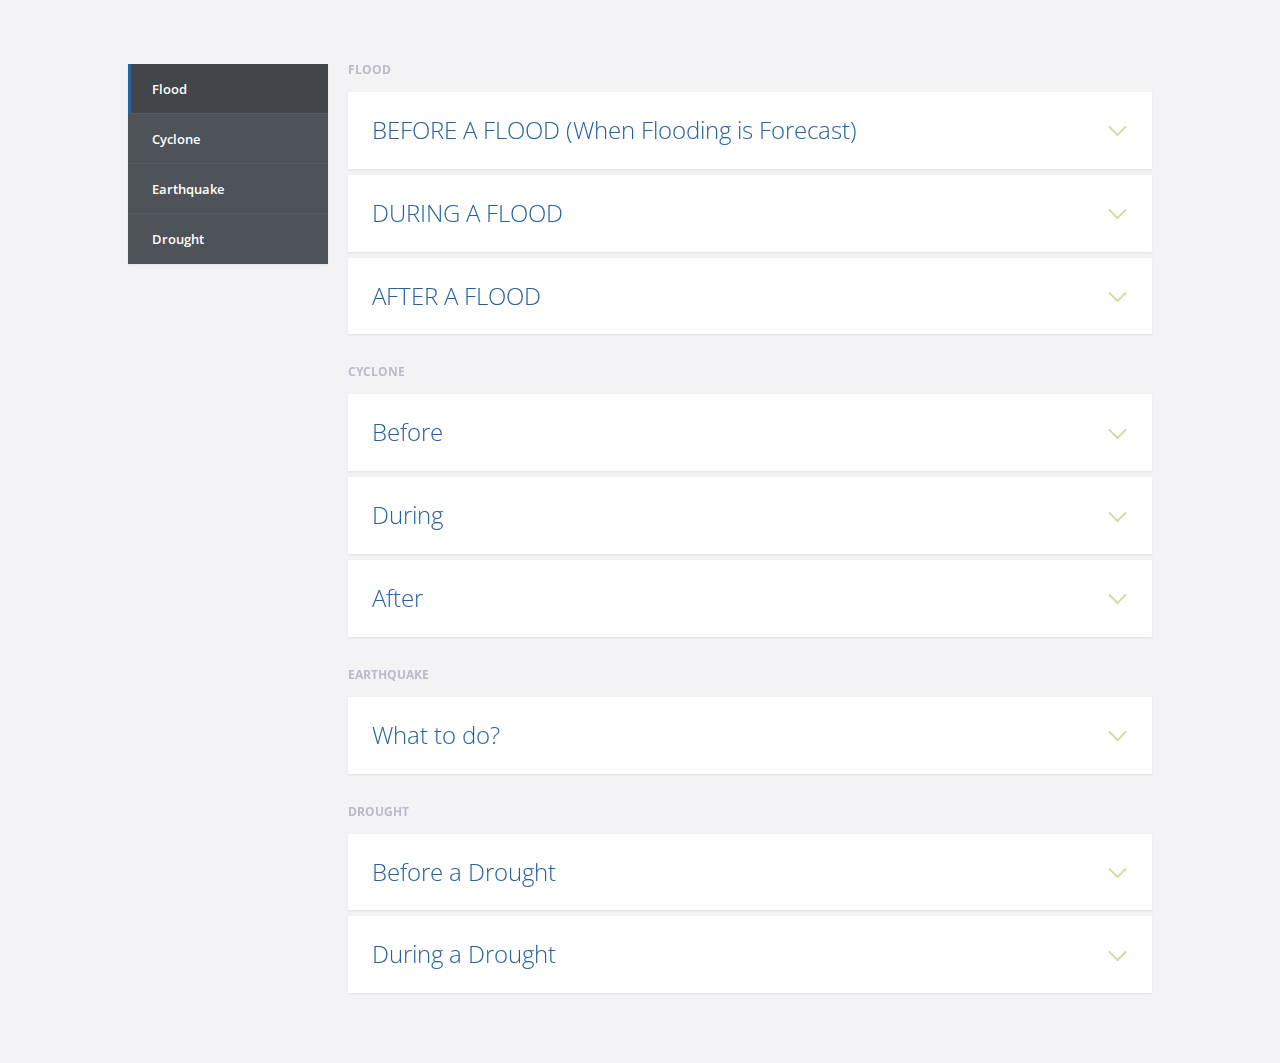
<file: app/src/main/assets/index.html>
<!doctype html>
<html lang="en" class="no-js">
<head>
	<meta charset="UTF-8">
	<meta name="viewport" content="width=device-width, initial-scale=1">

	<link href='http://fonts.googleapis.com/css?family=Open+Sans:400,300,600,700' rel='stylesheet' type='text/css'>

	<link rel="stylesheet" href="css/reset.css"> <!-- CSS reset -->
	<link rel="stylesheet" href="css/style.css"> <!-- Resource style -->
	<script src="js/modernizr.js"></script> <!-- Modernizr -->
	<title>FAQ Template | CodyHouse</title>
</head>
<body>
<section class="cd-faq">
	<ul class="cd-faq-categories">
		<li><a class="selected" href="#flood">Flood</a></li>
		<li><a href="#cyclone">Cyclone</a></li>
		<li><a href="#earthquake">Earthquake</a></li>
		<li><a href="#drought">Drought</a></li>
	</ul> <!-- cd-faq-categories -->

	<div class="cd-faq-items">
		<ul id="flood" class="cd-faq-group">
			<li class="cd-faq-title"><h2>Flood</h2></li>
			<li>
				<a class="cd-faq-trigger" href="#0">BEFORE A FLOOD (When Flooding is Forecast)</a>
				<div class="cd-faq-content">
					<p>Be alert.

					    Monitor your surroundings.
					    Monitor NOAA Weather Radio, local television and radio stations, or go to www.weather.gov.

					If a flash flood warning is issued for your area: Climb to safety immediately.

					    Flash floods develop quickly. Do not wait until you see rising water.
					    Get out of low areas subject to flooding.
					    If driving, do not drive through flooded roadways!

					Assemble disaster supplies:

					    Drinking water – Fill clean containers.
					    Food that requires no refrigeration or cooking.
					    Cash.
					    Medications and first aid supplies.
					    Clothing, toiletries.
					    Battery-powered radio.
					    Flashlights.
					    Extra batteries.
					    Important documents: insurance papers, medical records, bank account numbers.

					Be prepared to evacuate.

					    Identify places to go.
					    Identify alternative travel routes that are not prone to flooding.
					    Plan what to do with your pets.
					    Fill your car’s gas tank.
					    If told to leave, do so quickly.

					Review your Family Disaster Plan.

					    Discuss flood plans with your family.
					    Decide where you will meet if separated.
					    Designate a contact person who can be reached if family members get separated. Make sure every family member has the contact information.

					Protect your property.

					    Move valuables and furniture to higher levels.
					    Move hazardous materials (such as paint, oil, pesticides, and cleaning supplies) to higher locations.
					    Disconnect electrical appliances. Do not touch them if you are wet or standing in water.
					    Bring outside possessions indoors or tie them down securely. This includes lawn furniture, garbage cans, and other movable objects.
					    Seal vents to basements to prevent flooding.</p>
				</div> <!-- cd-faq-content -->
			</li>

			<li>
				<a class="cd-faq-trigger" href="#0">DURING A FLOOD</a>
				<div class="cd-faq-content">
					<p>Be alert.

					    Monitor your surroundings.
					    Monitor NOAA Weather Radio, local television and radio stations, or go to www.weather.gov.

					Don’t drive unless you have to.
					If you must drive, travel with care.

					    Make sure your vehicle has enough fuel.
					    Follow recommended routes. DO NOT sightsee.
					    Avoid disaster areas. Your presence might hamper rescue or other emergency operations and put you at further risk.
					    Watch for washed out roads, earth slides, and downed trees or power lines.
					    Be especially cautious at night, when it is harder to recognize flood dangers.
					    If the vehicle stalls, abandon it.
					    If water rises around your car, leave the vehicle immediately. Climb to higher ground as quickly as possible.

					NEVER drive through flooded roadways. STOP! Turn Around Don’t Drown.

					    The roadbed may be washed out.
					    You can lose control of your vehicle in only a few inches of water.
					    Your car may float. Vehicles can be swept away by less than 2 feet of water.
					    Do not drive around a barricade. Turn around and go another way!

					Get to high ground – Climb to safety!

					    Get out of low areas that may be subject to flooding.
					    Avoid already-flooded areas and do not attempt to cross flowing water.
					    Stay away from power lines and electrical wires.

					Evacuate immediately, if you think you are at risk or are advised to do so!

					    Act quickly. Save yourself, not your belongings.
					    Move to a safe area before access is cut off by rising water.
					    Families should use only one vehicle to avoid getting separated and reduce traffic jams.
					    Shut off water, gas, and electrical services before leaving.
					    Secure your home: lock all doors and windows.
					    If directed to a specific location, go there.

					Never try to walk or swim through flowing water.

					    If flowing water is above your ankles, STOP! Turn around and go another way.
					    If it is moving swiftly, water 6 inches deep can knock you off your feet.
					    Be aware that people have been swept away wading through flood waters.
					    NEVER allow children to play around high water, storm drains, creeks, or rivers.

					Shut off the electricity at the circuit breakers.
					If someone falls in or is trapped in flood water:

					    Do not go after the victim!
					    Use a floatation device. If possible throw the victim something to help them float, such as a spare tire, large ball, or foam ice chest.
					    Call 911. Call for assistance and give the correct location information.</p>
				</div> <!-- cd-faq-content -->
			</li>

			<li>
				<a class="cd-faq-trigger" href="#0">AFTER A FLOOD</a>
				<div class="cd-faq-content">
					<p>Wait until it is safe to return.

					    Monitor NOAA Weather Radio or local television and radio stations.
					    Do not return to flooded areas until authorities indicate it is safe to do so.
					    Do not visit disaster areas following a flood. Your presence may hamper urgent emergency response and rescue operations.

					Travel with care.

					    Follow recommended routes. DO NOT sightsee.
					    Watch for washed out roads, earth slides, and downed trees or power lines.
					    Stay away from downed power lines.

					If a building was flooded, check for safety before entering.

					    Do not enter a building if it is still flooded or surrounded by floodwater.
					    Check for structural damage. Inspect foundations for cracks or other damage.
					    Turn off any outside gas lines at the meter tank.
					    Do not enter a building that has flooded until local building officials have inspected it for safety.

					Use extreme caution when entering buildings.

					    Wear sturdy shoes. The most common injury following a disaster is cut feet.
					    Use ONLY battery-powered lighting. Flammable material may be present.
					    Look for fire hazards (such as damaged gas lines, flooded electrical circuits, or submerged furnaces).
					    Check for gas leaks. If you smell gas or hear a blowing or hissing noise, open a window and quickly leave the building. If possible turn off the gas at the outside main valve. Call the gas company.
					    Report broken utility lines to appropriate authorities.
					    Check for electrical system damage (sparks, broken or frayed wires, or the smell of burning insulation). Turn off the electricity at the main circuit breaker if you can reach it without stepping in water.
					    Examine walls, floors, doors, windows, and ceilings for risk of collapsing.
					    Watch out for animals that might have entered with the floodwaters.
					    Let the building air out to remove foul odors or escaping gas.

					Take pictures of the damage, both of the building and its contents, for insurance claims.

					Get professional help.

					    Seek necessary medical care. Do not neglect minor wounds or illnesses.
					    Food, clothing, shelter, and first aid are available from the American Red Cross.
					    If the gas has been turned off for any reason, it must be turned back on by a professional.
					    Have an electrician check the electrical system and appliances.
					    Wells should be pumped out and the water tested for purity before drinking.

					Your home is no longer a safe place.

					    Throw away medicine, food, or water that had contact with floodwaters (including canned goods).
					    If water is of questionable purity, boil drinking water for 10 minutes.
					    Restrict children from playing in flooded areas.
					    Keep windows and doors open for ventilation.
					    Pump out flooded basements gradually (removing about 1/3 of the water volume each day) to avoid structural damage.
					    Keep the power off until an electrician has inspected the system for safety. All electrical equipment should be checked and dried before being returned to service.
					    Clean and disinfect everything that got wet.
					    Service damaged sewage systems as soon as possible.

					When making repairs, protect your property from future flood damage.

					    Follow local building codes.
					    Use flood-resistant materials and techniques.
					    Elevate electrical components above the potential flood height.
					    Elevate utilities (washer, dryer, furnace, and water heater) above the level of anticipated flooding.
					    Consider elevation of the entire structure.
					    Install a backflow valve in the sewer system.</p>
				</div> <!-- cd-faq-content -->
			</li>

		</ul> <!-- cd-faq-group -->

		<ul id="cyclone" class="cd-faq-group">
			<li class="cd-faq-title"><h2>Cyclone</h2></li>
			<li>
				<a class="cd-faq-trigger" href="#0">Before</a>
				<div class="cd-faq-content">
					<p>Prepare your home:

					    Ask your local council if your home is built to cyclone standards.
					    Are you adequately insured? Make sure it covers you for storm surge, flooding and cyclone damage, including clean-up and debris removal.
					    Check your roof and repair any loose tiles, eaves or roof screws.
					    Ensure windows are fitted with shutters or metal screens.
					    Trim any branches hanging over your house and clear gutters of leaves and debris.
					    Make sure your household is familiar with the Standard Emergency Warning Signal (SEWS), which is generally broadcast when a cyclone is 12 hours or less away.
					    Decide how you will look after your pets and what you will do if you have to leave them behind.

					If you hear either a watch or a warning, you should:

					    Stay tuned to your local ABC station on a battery-powered radio and check the ABC Emergency Twitter and Facebook pages regularly for instructions and updates on the cyclone.
					    Familiarise yourself with some of the facts behind tropical cyclones through the Bureau of Meteorology.
					    Check that your emergency survival kit is complete and have it on hand.
					    Let neighbours know a cyclone watch/warning has been issued.
					    Clear your property of all loose items and bring outdoor furniture, children's toys and gardening equipment inside or under cover.
					    Secure boats. Move vehicles/bicycles under cover.
					    Fill buckets and bath with water (in case your water supply gets cut off). Make sure you have enough water purification tablets.
					    If your windows are fitted with shutters, make sure they are closed securely. If not, tape your windows in a criss-crossing fashion using strong packing tape (this will hold broken glass in place).
					    Bring children and pets indoors and remain inside until told otherwise.
					    Let friends and family know where you are.</p>
				</div> <!-- cd-faq-content -->
			</li>

			<li>
				<a class="cd-faq-trigger" href="#0">During</a>
				<div class="cd-faq-content">
					<p>If you shelter at home:

					    Turn off all electricity, gas and water; unplug all appliances.
					    Keep your emergency kit close at hand.
					    Bring your family into the strongest part of the house.
					    Keep listening to the radio for cyclone updates.
					    If the building begins to break up, shelter under a strong table, bench or heavy mattress.
					    Beware the calm eye of the cyclone: stay inside until told it is safe to go outside.
					    Comfort children.

					When an official evacuation order is issued:

					    Act immediately. You and your family should follow directions; seek a public shelter or stay with friends/family further inland or on higher ground.
					    Check with your neighbours that they have received the updated information.
					    Turn off all electricity, gas and water; unplug all appliances.
					    Lock your doors.
					    Make sure everyone in your household is wearing strong shoes and suitable clothing.
					    Take your emergency survival kit; commence your evacuation plan.
					    Visiting from out of town? The local council or emergency agency will let you know your best options for evacuation.
					    If you cannot take your pets with you, make sure they are in a safe place (garage, laundry, etc). Leave them with food and water. Do not tie them up.
					    Comfort children.
					    If you are driving when a cyclone hits, immediately park in an area that is clear of trees, powerlines and water courses. Stay inside your car.
					    Stay clam. Keep listening to your ABC Local Radio station listen online or via the ABC Radio app, and/or check ABC Emergency's Twitter and Facebook accounts for updates and instructions.
					    If safe to do so, contact your ABC Local Radio station to tell the listeners what you can see. First-hand and reliable knowledge about what's going on will help the rest of the community. Keep our phone number handy.</p>
				</div> <!-- cd-faq-content -->
			</li>

			<li>
				<a class="cd-faq-trigger" href="#0">After</a>
				<div class="cd-faq-content">
					<p>The time immediately after a cyclone is often just as dangerous as the initial event itself.
    				Deaths and injuries often happen when people go exploring and sightseeing. 

					Once the cyclone has passed:

					    Listen to your radio and remain indoors until an official all clear has been given by the authorities.
					    If you are told to return to your home, do so using the recommended routes only.
					    Do not go sightseeing.
					    Check on your neighbours, family and friends.
					    Get electrical appliances which have been wet-checked before using them.
					    Boil or purify your water until supplies are declared safe.
					    Stay away from damaged powerlines, fallen trees and flood water.
					    If your home has become uninhabitable, contact your local council and ask where you can get help</p>
				</div> <!-- cd-faq-content -->
			</li>

		</ul> <!-- cd-faq-group -->

		<ul id="earthquake" class="cd-faq-group">
			<li class="cd-faq-title"><h2>Earthquake</h2></li>
			<li>
				<a class="cd-faq-trigger" href="#0">What to do?</a>
				<div class="cd-faq-content">
					<p>If you are indoors during an earthquake

					Ensure you do the following if you are indoors during an earthquake:

					    DROP to the ground; take COVER by getting under a sturdy table or other piece of furniture; and HOLD ON until the shaking stops. If there isn’t a table or desk near you, cover your face and head with your arms and crouch in an inside corner of the building.
					    Stay away from glass, windows, outside doors and walls, and anything that could fall, such as lighting fixtures or furniture.
					    Stay in bed if you are there when the earthquake strikes. Hold on and protect your head with a pillow, unless you are under a heavy light fixture that could fall. In that case, move to the nearest safe place.
					    Do not use a doorway except if you know it is a strongly supported, load-bearing doorway and it is close to you. Many inside doorways are lightly constructed and do not offer protection.
					    Stay inside until the shaking stops and it is safe to go outside. Do not exit a building during the shaking. Research has shown that most injuries occur when people inside buildings attempt to move to a different location inside the building or try to leave.
					    DO NOT use the elevators.
					    Be aware that the electricity may go out or the sprinkler systems or fire alarms may turn on.

					If you are outdoors during an earthquake

					Ensure you do the following if you are outdoors during an earthquake:

					    Stay there.
					    Move away from buildings, streetlights, and utility wires.
					    Once in the open, stay there until the shaking stops. The greatest danger exists directly outside buildings, at exits and alongside exterior walls.

					If you are in a moving vehicle during an earthquake

					Ensure you do the following if you are in a moving vehicle during an earthquake:

					    Stop as quickly as safety permits and stay in the vehicle. Avoid stopping near or under buildings, trees, overpasses, and utility wires.
					    Proceed cautiously once the earthquake has stopped. Avoid roads, bridges, or ramps that might have been damaged by the earthquake.

					If you are trapped under debris

					Ensure you do the following if you are trapped under debris during or after an earthquake:

					    Do not light a match.
					    Do not move around or kick up dust.
					    Cover your mouth with a handkerchief or clothing.
					    Tap on a pipe or wall so rescuers can locate you. Use a whistle if one is available. Shout only as a last resort. Shouting can cause you to inhale dangerous amounts of dust.</p>
				</div> <!-- cd-faq-content -->
			</li>
		</ul> <!-- cd-faq-group -->

		<ul id="drought" class="cd-faq-group">
			<li class="cd-faq-title"><h2>Drought</h2></li>
			<li>
				<a class="cd-faq-trigger" href="#0">Before a Drought</a>
				<div class="cd-faq-content">
					<p>Strategies for drought preparedness focus mainly on water conservation. Make these practices a part of your daily life and help preserve this essential resource.
					Indoor Water Conservation Tips Prior to a Drought

					GENERAL

					    Never pour water down the drain when there may be another use for it. For example, use it to water your indoor plants or garden.
					    Repair dripping faucets by replacing washers. One drop per second wastes 2,700 gallons of water per year.
					    Check all plumbing for leaks and have any leaks repaired by a plumber.
					    Retrofit all household faucets by installing aerators with flow restrictors.
					    Install an instant hot water heater on your sink.
					    Insulate your water pipes to reduce heat loss and prevent them from breaking.
					    Install a water-softening system only when the minerals in the water would damage your pipes. Turn the softener off while on vacation.
					    Choose appliances that are more energy and water efficient.

					BATHROOM

					    Consider purchasing a low-volume toilet that uses less than half the water of older models. Note: In many areas, low-volume units are required by law.
					    Install a toilet displacement device to cut down on the amount of water needed to flush. Place a one-gallon plastic jug of water into the tank to displace toilet flow (do not use a brick, it may dissolve and loose pieces may cause damage to the internal parts). Be sure installation does not interfere with the operating parts.
					    Replace your showerhead with an ultra-low-flow version.

					KITCHEN

					    Start a compost pile as an alternate method of disposing of food waste or simply dispose of food in the garbage. (Kitchen sink disposals require a lot of water to operate properly).

					Outdoor Water Conservation Tips Prior to a Drought

					GENERAL

					    Check your well pump periodically. If the automatic pump turns on and off while water is not being used, you have a leak.
					    Plant native and/or drought-tolerant grasses, ground covers, shrubs, and trees. Once established, plants adapted to your local climate do not need water as frequently and usually will survive a dry period without watering. Small plants require less water to become established. Group plants together based on similar water needs.
					    Install irrigation devices that are the most water efficient for each use, such as micro and drip irrigation, and soaker hoses.
					    Use mulch to retain moisture in the soil. Mulch also helps control weeds that compete with landscape plants for water.
					    Avoid purchasing recreational water toys that require a constant stream of water.
					    Avoid installing ornamental water features (such as fountains) unless they use re-circulated water.
					    Consider rainwater harvesting where practical.
					    Contact your local water provider for information and assistance.

					LAWN CARE

					    Position sprinklers so water lands on the lawn and shrubs and not on paved areas.
					    Repair sprinklers that spray a fine mist. Most misting issues result from a pressure problem, properly regulating pressure in an irrigation system will prevent misting.
					    Check sprinkler systems and timing devices regularly to be sure they operate properly.
					    Raise the lawn mower blade to at least three inches or to its highest level. A higher cut encourages grass roots to grow deeper, shades the root system, and holds soil moisture.
					    Plant drought-resistant lawn seed. Reduce or eliminate lawn areas that are not used frequently.
					    Avoid over-fertilizing your lawn. Applying fertilizer increases the need for water. Apply fertilizers that contain slow-release, water-insoluble forms of nitrogen.
					    Choose a water-efficient irrigation system such as drip irrigation for your trees, shrubs, and flowers.
					    Turn irrigation down in fall and off in winter. Water manually in winter only if needed.
					    Put a layer of mulch around trees and plants to reduce evaporation and keep the soil cool. Organic mulch also improves the soil and prevents weeds.
					    Invest in a weather-based irrigation controller—or a smart controller. These devices will automatically adjust the watering time and frequency based on soil moisture, rain, wind, and evaporation and transpiration rates. Check with your local water agency to see if there is a rebate available for the purchase of a smart controller.

					POOL

					    Install a new water-saving pool filter. A single back flushing with a traditional filter uses 180 to 250 gallons of water.
					    Cover pools and spas to reduce evaporation of water.</p>
				</div> <!-- cd-faq-content -->
			</li>

			<li>
				<a class="cd-faq-trigger" href="#0">During a Drought</a>
				<div class="cd-faq-content">
					<p>Always observe state and local restrictions on water use during a drought. If restricted, for example, do not water your lawn, wash your car, or other non-essential uses, to help ensure there is enough water for essential uses. Contact your state or local government for current information and suggestions.
					Indoor Water Conservation Tips While in a Drought

					BATHROOM

					    Avoid flushing the toilet unnecessarily. Dispose of tissues, insects, and other similar waste in the trash rather than the toilet.
					    Avoid taking baths—take short showers—turn on water only to get wet and lather and then again to rinse off.
					    Avoid letting the water run while brushing your teeth, washing your face or shaving.
					    Place a bucket in the shower to catch excess water for watering plants.

					KITCHEN

					    Operate automatic dishwashers only when they are fully loaded. Use the "light wash" feature, if available, to use less water.
					    Hand wash dishes by filling two containers—one with soapy water and the other with rinse water containing a small amount of chlorine bleach.
					    Clean vegetables in a pan filled with water rather than running water from the tap.
					    Store drinking water in the refrigerator. Do not let the tap run while you are waiting for water to cool.
					    Avoid wasting water waiting for it to get hot. Capture it for other uses such as plant watering or heat it on the stove or in a microwave.
					    Avoid rinsing dishes before placing them in the dishwasher; just remove large particles of food. (Most dishwashers can clean soiled dishes very well, so dishes do not have to be rinsed before washing)
					    Avoid using running water to thaw meat or other frozen foods. Defrost food overnight in the refrigerator or use the defrost setting on your microwave oven.

					LAUNDRY

					    Operate automatic clothes washers only when they are fully loaded or set the water level for the size of your load.

					Outdoor Water Conservation Tips While in a Drought

					CAR WASHING

					    Use a commercial car wash that recycles water.
					    If you wash your own car, use a shut-off nozzle that can be adjusted down to a fine spray on your hose.

					LAWN CARE

					    Avoid over watering your lawn and water only when needed:
					    A heavy rain eliminates the need for watering for up to two weeks. Most of the year, lawns only need one inch of water per week.
					    Check the soil moisture levels with a soil probe, spade or large screwdriver. You don't need to water if the soil is still moist. If your grass springs back when you step on it, it doesn't need water yet.
					    If your lawn does require watering, do so early in the morning or later in the evening, when temperatures are cooler.
					    Check your sprinkler system frequently and adjust sprinklers so only your lawn is watered and not the house, sidewalk, or street.
					    Water in several short sessions rather than one long one, in order for your lawn to better absorb moisture and avoid runoff.
					    Use a broom or blower instead of a hose to clean leaves and other debris from your driveway or sidewalk.
					    Avoid leaving sprinklers or hoses unattended. A garden hose can pour out 600 gallons or more in only a few hours.
					    In extreme drought, allow lawns to die in favor of preserving trees and large shrubs.</p>
				</div> <!-- cd-faq-content -->
			</li>
		</ul> <!-- cd-faq-group -->
	</div> <!-- cd-faq-items -->
	<a href="#0" class="cd-close-panel">Close</a>
</section> <!-- cd-faq -->
<script src="js/jquery-2.1.1.js"></script>
<script src="js/jquery.mobile.custom.min.js"></script>
<script src="js/main.js"></script> <!-- Resource jQuery -->
</body>
</html>
</file>
<file: app/src/main/assets/css/style.css>
/* -------------------------------- 

Primary style

-------------------------------- */
*, *::after, *::before {
  -webkit-box-sizing: border-box;
  -moz-box-sizing: border-box;
  box-sizing: border-box;
}

*::after, *::before {
  content: '';
}

body {
  font-size: 100%;
  font-family: "Open Sans", sans-serif;
  color: #4e5359;
  background-color: #f3f3f5;
}
body::after {
  /* overlay layer visible on small devices when the right panel slides in */
  position: fixed;
  top: 0;
  left: 0;
  width: 100%;
  height: 100%;
  background-color: rgba(78, 83, 89, 0.8);
  visibility: hidden;
  opacity: 0;
  -webkit-transition: opacity .3s 0s, visibility 0s .3s;
  -moz-transition: opacity .3s 0s, visibility 0s .3s;
  transition: opacity .3s 0s, visibility 0s .3s;
}
body.cd-overlay::after {
  visibility: visible;
  opacity: 1;
  -webkit-transition: opacity .3s 0s, visibility 0s 0s;
  -moz-transition: opacity .3s 0s, visibility 0s 0s;
  transition: opacity .3s 0s, visibility 0s 0s;
}
@media only screen and (min-width: 768px) {
  body::after {
    display: none;
  }
}

a {
  color: #2561a1;
  text-decoration: none;
}

/* -------------------------------- 

Main components 

-------------------------------- */
header {
  position: relative;
  height: 180px;
  line-height: 180px;
  text-align: center;
  background-color: #2561a1;
}
header h1 {
  color: #ffffff;
  -webkit-font-smoothing: antialiased;
  -moz-osx-font-smoothing: grayscale;
  font-size: 20px;
  font-size: 1.25rem;
}
@media only screen and (min-width: 1024px) {
  header {
    height: 240px;
    line-height: 240px;
  }
  header h1 {
    font-size: 36px;
    font-size: 2.25rem;
    font-weight: 300;
  }
}

.cd-faq {
  width: 90%;
  max-width: 1024px;
  margin: 2em auto;
  box-shadow: 0 1px 5px rgba(0, 0, 0, 0.1);
}
.cd-faq:after {
  content: "";
  display: table;
  clear: both;
}
@media only screen and (min-width: 768px) {
  .cd-faq {
    position: relative;
    margin: 4em auto;
    box-shadow: none;
  }
}

.cd-faq-categories a {
  position: relative;
  display: block;
  overflow: hidden;
  height: 50px;
  line-height: 50px;
  padding: 0 28px 0 16px;
  background-color: #4e5359;
  -webkit-font-smoothing: antialiased;
  -moz-osx-font-smoothing: grayscale;
  color: #ffffff;
  white-space: nowrap;
  border-bottom: 1px solid #555b61;
  text-overflow: ellipsis;
}
.cd-faq-categories a::before, .cd-faq-categories a::after {
  /* plus icon on the right */
  position: absolute;
  top: 50%;
  right: 16px;
  display: inline-block;
  height: 1px;
  width: 10px;
  background-color: #7f868e;
}
.cd-faq-categories a::after {
  -webkit-transform: rotate(90deg);
  -moz-transform: rotate(90deg);
  -ms-transform: rotate(90deg);
  -o-transform: rotate(90deg);
  transform: rotate(90deg);
}
.cd-faq-categories li:last-child a {
  border-bottom: none;
}
@media only screen and (min-width: 768px) {
  .cd-faq-categories {
    width: 20%;
    float: left;
    box-shadow: 0 1px 2px rgba(0, 0, 0, 0.08);
  }
  .cd-faq-categories a {
    font-size: 13px;
    font-size: 0.8125rem;
    font-weight: 600;
    padding-left: 24px;
    padding: 0 24px;
    -webkit-transition: background 0.2s, padding 0.2s;
    -moz-transition: background 0.2s, padding 0.2s;
    transition: background 0.2s, padding 0.2s;
  }
  .cd-faq-categories a::before, .cd-faq-categories a::after {
    display: none;
  }
  .no-touch .cd-faq-categories a:hover {
    background: #555b61;
  }
  .no-js .cd-faq-categories {
    width: 100%;
    margin-bottom: 2em;
  }
}
@media only screen and (min-width: 1024px) {
  .cd-faq-categories {
    position: absolute;
    top: 0;
    left: 0;
    width: 200px;
    z-index: 2;
  }
  .cd-faq-categories a::before {
    /* decorative rectangle on the left visible for the selected item */
    display: block;
    top: 0;
    right: auto;
    left: 0;
    height: 100%;
    width: 3px;
    background-color: #2561a1;
    opacity: 0;
    -webkit-transition: opacity 0.2s;
    -moz-transition: opacity 0.2s;
    transition: opacity 0.2s;
  }
  .cd-faq-categories .selected {
    background: #42464b !important;
  }
  .cd-faq-categories .selected::before {
    opacity: 1;
  }
  .cd-faq-categories.is-fixed {
    /* top and left value assigned in jQuery */
    position: fixed;
  }
  .no-js .cd-faq-categories {
    position: relative;
  }
}

.cd-faq-items {
  position: fixed;
  height: 100%;
  width: 90%;
  top: 0;
  right: 0;
  background: #ffffff;
  padding: 0 5% 1em;
  overflow: auto;
  -webkit-overflow-scrolling: touch;
  z-index: 1;
  -webkit-backface-visibility: hidden;
  backface-visibility: hidden;
  -webkit-transform: translateZ(0) translateX(100%);
  -moz-transform: translateZ(0) translateX(100%);
  -ms-transform: translateZ(0) translateX(100%);
  -o-transform: translateZ(0) translateX(100%);
  transform: translateZ(0) translateX(100%);
  -webkit-transition: -webkit-transform .3s;
  -moz-transition: -moz-transform .3s;
  transition: transform .3s;
}
.cd-faq-items.slide-in {
  -webkit-transform: translateZ(0) translateX(0%);
  -moz-transform: translateZ(0) translateX(0%);
  -ms-transform: translateZ(0) translateX(0%);
  -o-transform: translateZ(0) translateX(0%);
  transform: translateZ(0) translateX(0%);
}
.no-js .cd-faq-items {
  position: static;
  height: auto;
  width: 100%;
  -webkit-transform: translateX(0);
  -moz-transform: translateX(0);
  -ms-transform: translateX(0);
  -o-transform: translateX(0);
  transform: translateX(0);
}
@media only screen and (min-width: 768px) {
  .cd-faq-items {
    position: static;
    height: auto;
    width: 78%;
    float: right;
    overflow: visible;
    -webkit-transform: translateZ(0) translateX(0);
    -moz-transform: translateZ(0) translateX(0);
    -ms-transform: translateZ(0) translateX(0);
    -o-transform: translateZ(0) translateX(0);
    transform: translateZ(0) translateX(0);
    padding: 0;
    background: transparent;
  }
}
@media only screen and (min-width: 1024px) {
  .cd-faq-items {
    float: none;
    width: 100%;
    padding-left: 220px;
  }
  .no-js .cd-faq-items {
    padding-left: 0;
  }
}

.cd-close-panel {
  position: fixed;
  top: 5px;
  right: -100%;
  display: block;
  height: 40px;
  width: 40px;
  overflow: hidden;
  text-indent: 100%;
  white-space: nowrap;
  z-index: 2;
  /* Force Hardware Acceleration in WebKit */
  -webkit-transform: translateZ(0);
  -moz-transform: translateZ(0);
  -ms-transform: translateZ(0);
  -o-transform: translateZ(0);
  transform: translateZ(0);
  -webkit-backface-visibility: hidden;
  backface-visibility: hidden;
  -webkit-transition: right 0.4s;
  -moz-transition: right 0.4s;
  transition: right 0.4s;
}
.cd-close-panel::before, .cd-close-panel::after {
  /* close icon in CSS */
  position: absolute;
  top: 16px;
  left: 12px;
  display: inline-block;
  height: 3px;
  width: 18px;
  background: #6c7d8e;
}
.cd-close-panel::before {
  -webkit-transform: rotate(45deg);
  -moz-transform: rotate(45deg);
  -ms-transform: rotate(45deg);
  -o-transform: rotate(45deg);
  transform: rotate(45deg);
}
.cd-close-panel::after {
  -webkit-transform: rotate(-45deg);
  -moz-transform: rotate(-45deg);
  -ms-transform: rotate(-45deg);
  -o-transform: rotate(-45deg);
  transform: rotate(-45deg);
}
.cd-close-panel.move-left {
  right: 2%;
}
@media only screen and (min-width: 768px) {
  .cd-close-panel {
    display: none;
  }
}

.cd-faq-group {
  /* hide group not selected */
  display: none;
}
.cd-faq-group.selected {
  display: block;
}
.cd-faq-group .cd-faq-title {
  background: transparent;
  box-shadow: none;
  margin: 1em 0;
}
.no-touch .cd-faq-group .cd-faq-title:hover {
  box-shadow: none;
}
.cd-faq-group .cd-faq-title h2 {
  text-transform: uppercase;
  font-size: 12px;
  font-size: 0.75rem;
  font-weight: 700;
  color: #bbbbc7;
}
.no-js .cd-faq-group {
  display: block;
}
@media only screen and (min-width: 768px) {
  .cd-faq-group {
    /* all groups visible */
    display: block;
  }
  .cd-faq-group > li {
    background: #ffffff;
    margin-bottom: 6px;
    box-shadow: 0 1px 2px rgba(0, 0, 0, 0.08);
    -webkit-transition: box-shadow 0.2s;
    -moz-transition: box-shadow 0.2s;
    transition: box-shadow 0.2s;
  }
  .no-touch .cd-faq-group > li:hover {
    box-shadow: 0 1px 10px rgba(108, 125, 142, 0.3);
  }
  .cd-faq-group .cd-faq-title {
    margin: 2em 0 1em;
  }
  .cd-faq-group:first-child .cd-faq-title {
    margin-top: 0;
  }
}

.cd-faq-trigger {
  position: relative;
  display: block;
  margin: 1.6em 0 .4em;
  line-height: 1.2;
}
@media only screen and (min-width: 768px) {
  .cd-faq-trigger {
    font-size: 24px;
    font-size: 1.5rem;
    font-weight: 300;
    margin: 0;
    padding: 24px 72px 24px 24px;
  }
  .cd-faq-trigger::before, .cd-faq-trigger::after {
    /* arrow icon on the right */
    position: absolute;
    right: 24px;
    top: 50%;
    height: 2px;
    width: 13px;
    background: #cfdca0;
    -webkit-backface-visibility: hidden;
    backface-visibility: hidden;
    -webkit-transition-property: -webkit-transform;
    -moz-transition-property: -moz-transform;
    transition-property: transform;
    -webkit-transition-duration: 0.2s;
    -moz-transition-duration: 0.2s;
    transition-duration: 0.2s;
  }
  .cd-faq-trigger::before {
    -webkit-transform: rotate(45deg);
    -moz-transform: rotate(45deg);
    -ms-transform: rotate(45deg);
    -o-transform: rotate(45deg);
    transform: rotate(45deg);
    right: 32px;
  }
  .cd-faq-trigger::after {
    -webkit-transform: rotate(-45deg);
    -moz-transform: rotate(-45deg);
    -ms-transform: rotate(-45deg);
    -o-transform: rotate(-45deg);
    transform: rotate(-45deg);
  }
  .content-visible .cd-faq-trigger::before {
    -webkit-transform: rotate(-45deg);
    -moz-transform: rotate(-45deg);
    -ms-transform: rotate(-45deg);
    -o-transform: rotate(-45deg);
    transform: rotate(-45deg);
  }
  .content-visible .cd-faq-trigger::after {
    -webkit-transform: rotate(45deg);
    -moz-transform: rotate(45deg);
    -ms-transform: rotate(45deg);
    -o-transform: rotate(45deg);
    transform: rotate(45deg);
  }
}

.cd-faq-content p {
  font-size: 14px;
  font-size: 0.875rem;
  line-height: 1.4;
  color: #6c7d8e;
}
@media only screen and (min-width: 768px) {
  .cd-faq-content {
    display: none;
    padding: 0 24px 30px;
  }
  .cd-faq-content p {
    line-height: 1.6;
  }
  .no-js .cd-faq-content {
    display: block;
  }
}
</file>
